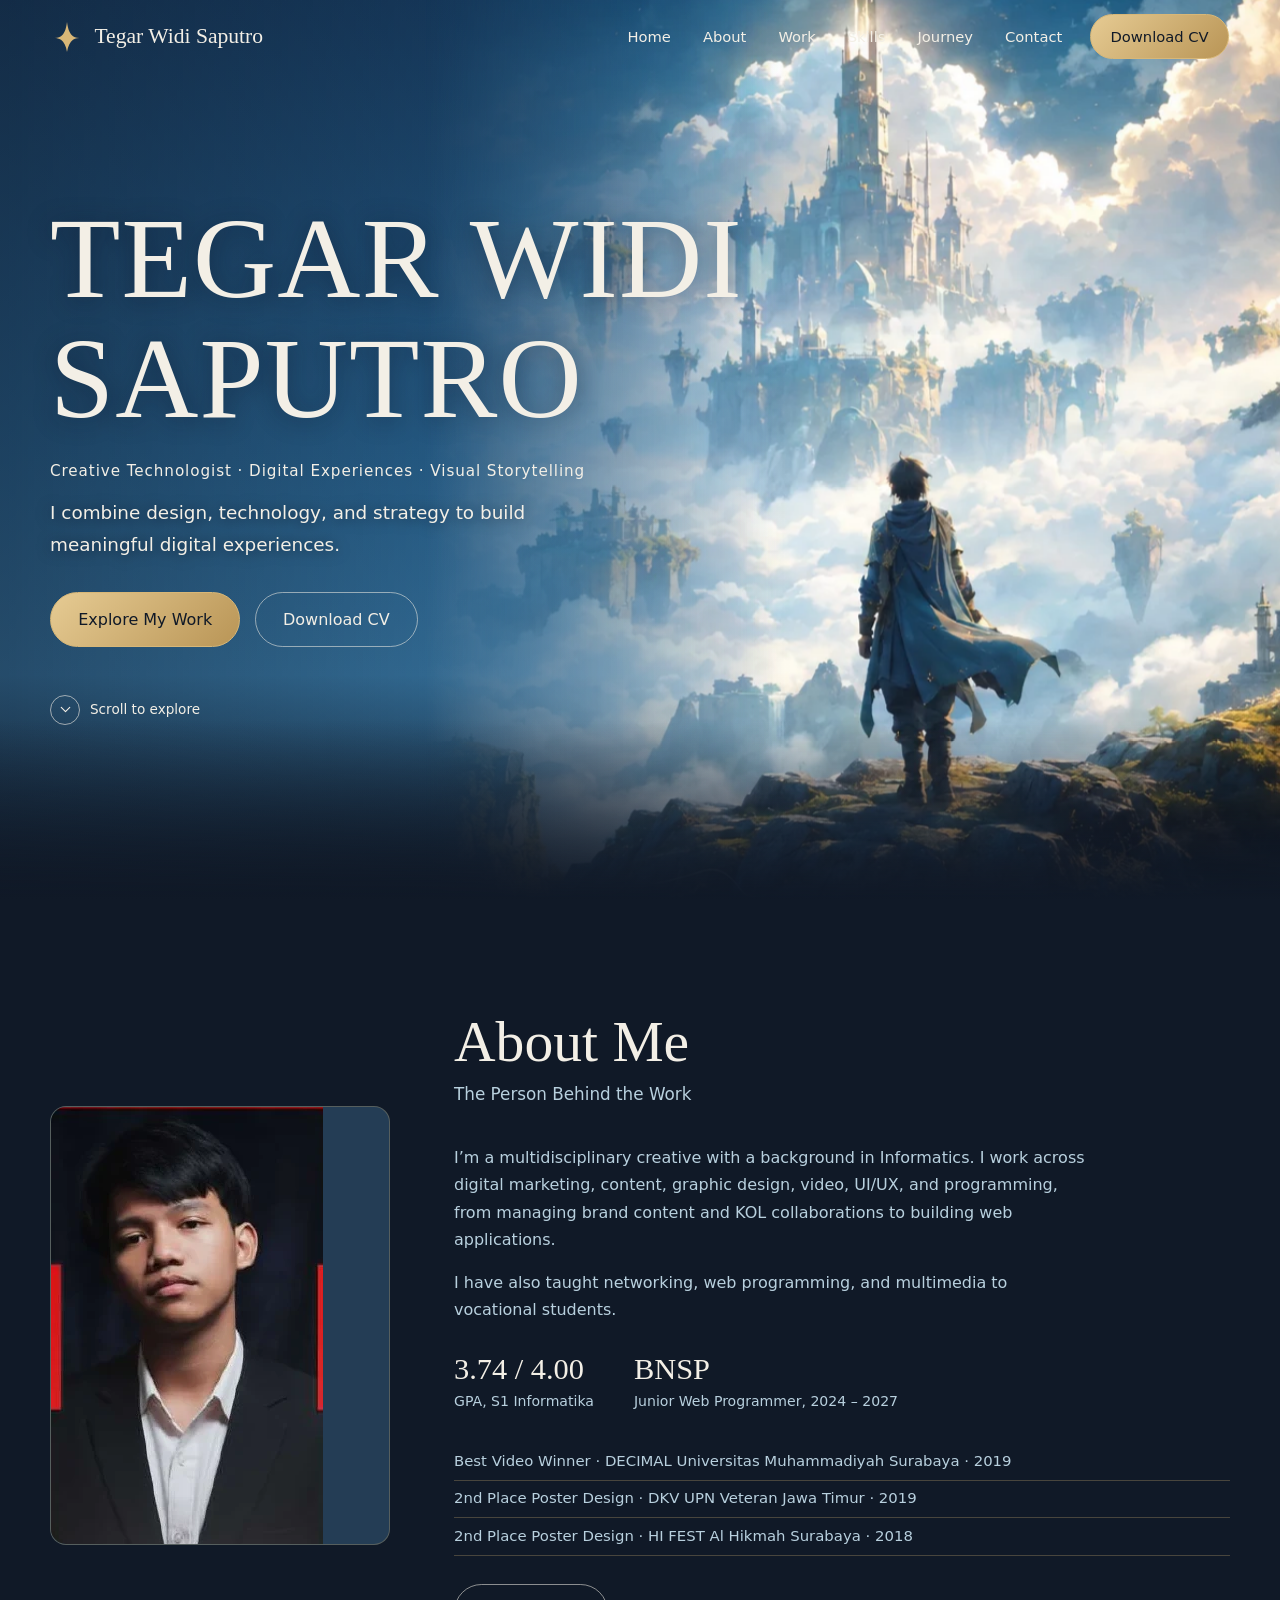
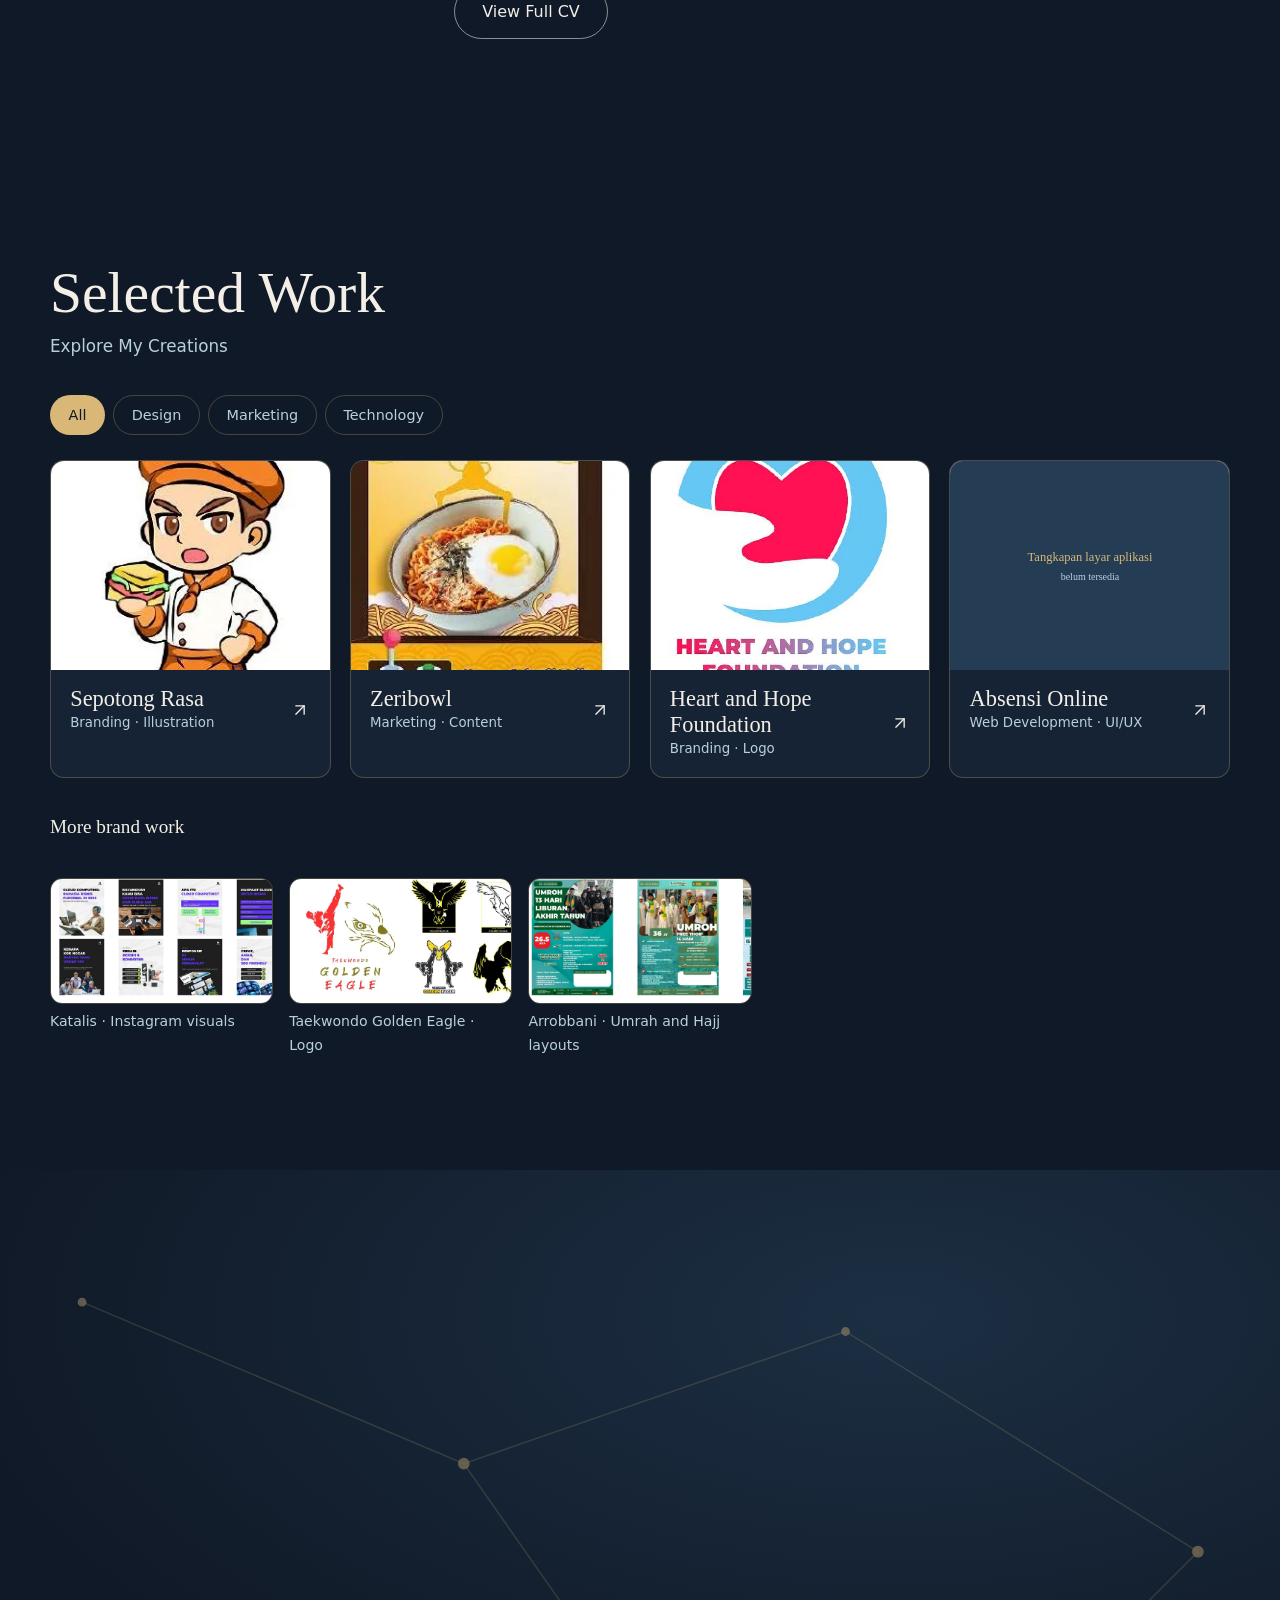
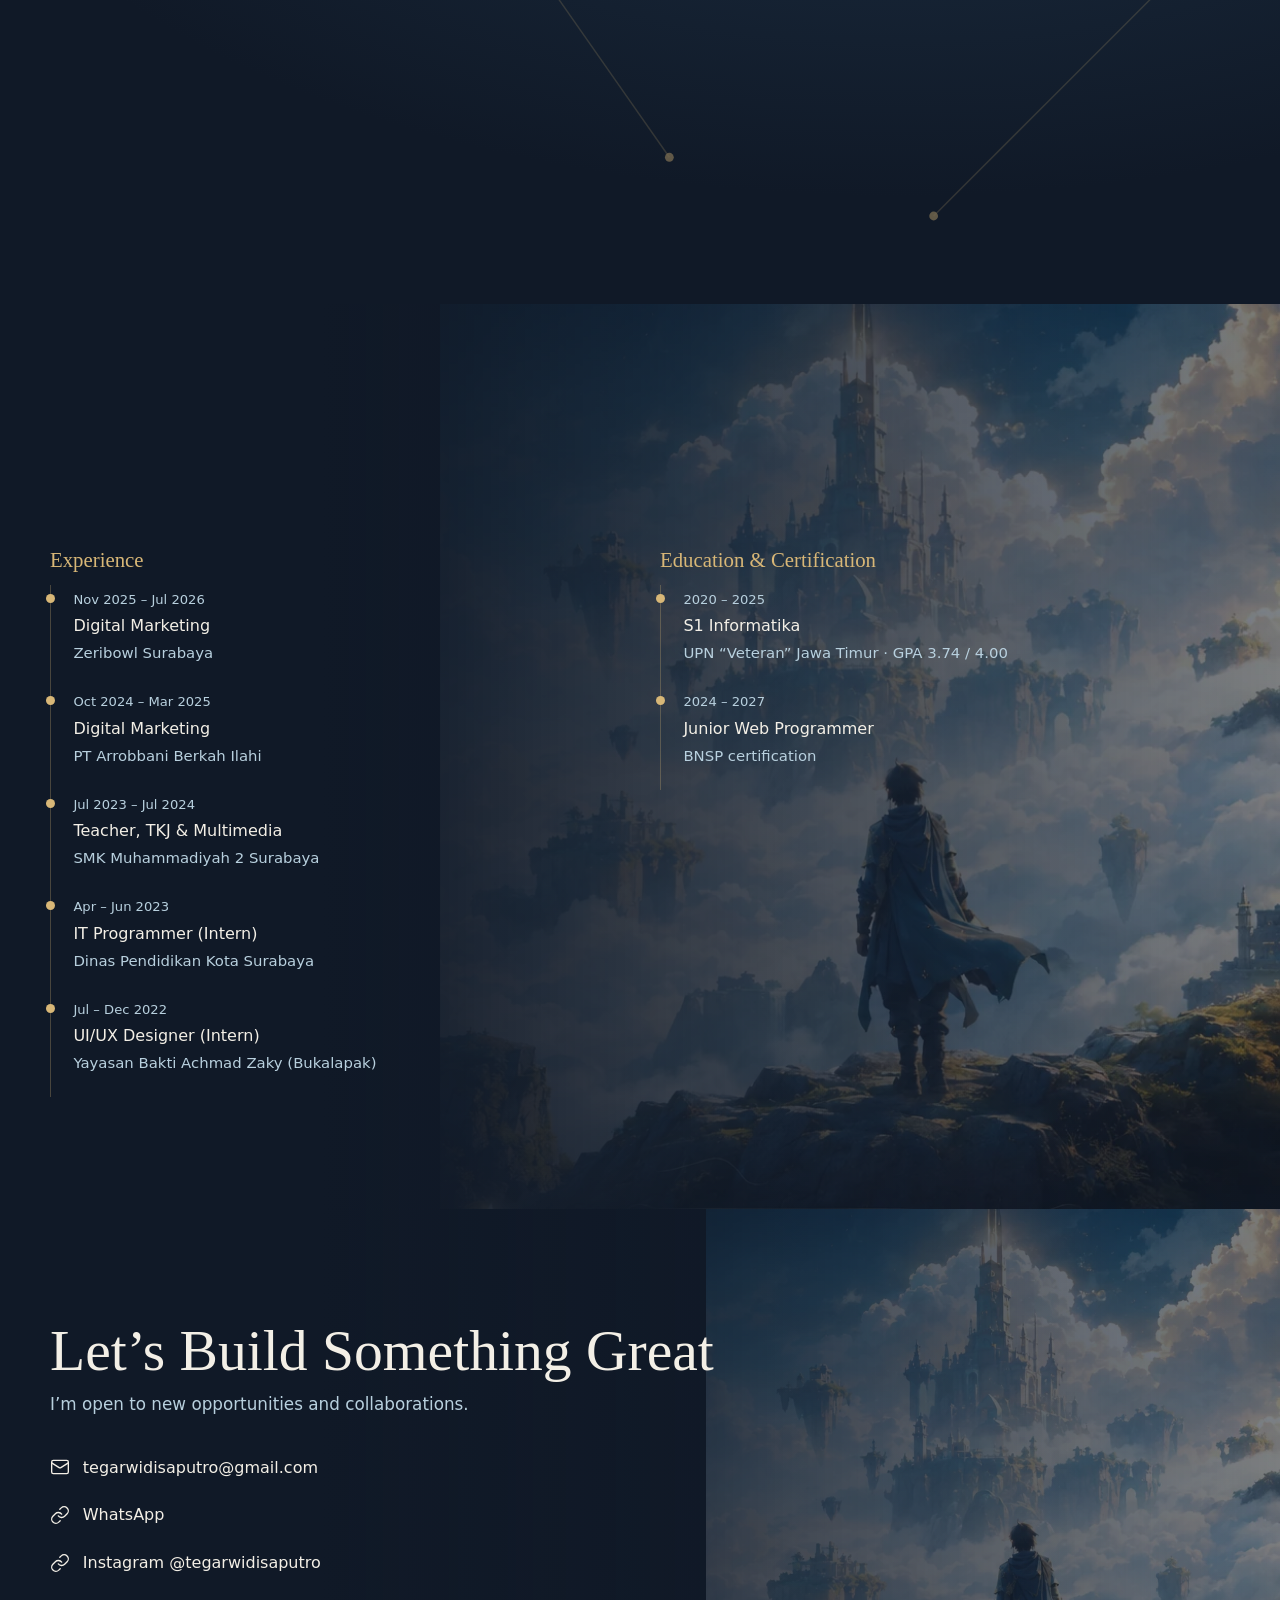
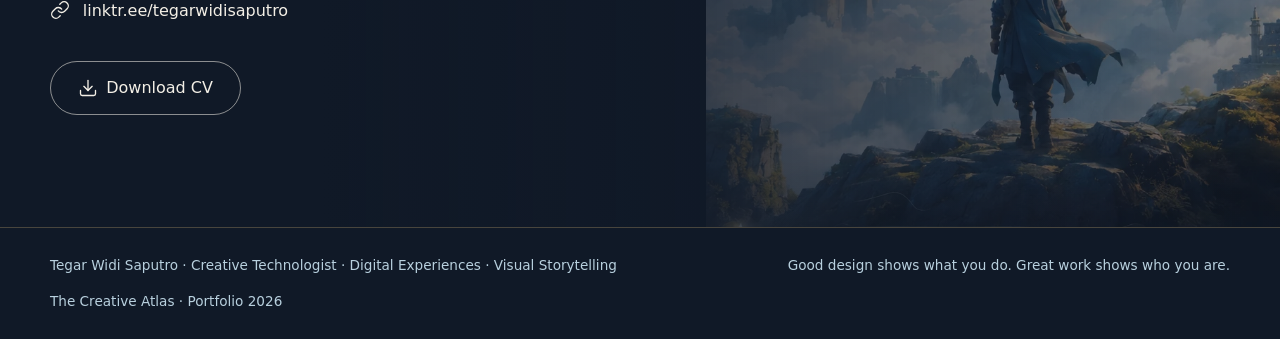
<file: portfolio/index.html>
<!DOCTYPE html><html lang="en"><head><meta charset="utf-8"><meta name="viewport" content="width=device-width,initial-scale=1,viewport-fit=cover"><title>Tegar Widi Saputro | Creative Technologist</title><meta name="description" content="Portfolio of Tegar Widi Saputro: design, digital marketing, UI/UX, and web development."><meta property="og:title" content="Tegar Widi Saputro | Creative Technologist"><meta property="og:description" content="Portfolio of Tegar Widi Saputro: design, digital marketing, UI/UX, and web development."><meta property="og:type" content="website"><meta name="theme-color" content="#101927"><link rel="icon" href="data:,"><link rel="stylesheet" href="styles/styles.css"><script>document.documentElement.className+=" js"</script></head><body><a class="skip" href="#main">Skip to content</a>
<header class="nav"><a class="brand" href="index.html"><svg viewBox="0 0 32 32" aria-hidden="true"><path fill="currentColor" d="M16 1c1 8 3 12 6 14.2 2.6 1.6 5 1.8 9 1.8-4 0-6.4.2-9 1.8C19 21 17 25 16 31c-1-6-3-10-6-12.2C7.4 17 5 16.800 1 17c4 0 6.4-.2 9-1.8C13 13 15 9 16 1z"/></svg>Tegar Widi Saputro</a><button class="menu-btn" aria-expanded="false" aria-controls="lk">Menu</button><nav class="links" id="lk" aria-label="Main"><a href="index.html#top">Home</a><a href="index.html#about">About</a><a href="index.html#work">Work</a><a href="index.html#skills">Skills</a><a href="index.html#journey">Journey</a><a href="index.html#contact">Contact</a><a class="btn p" href="assets/documents/cv-tegar-widi-saputro.pdf" download>Download CV</a></nav></header>
<main id="main"><div class="hero" id="top"><img class="hero-img" src="assets/images/hero.webp" width="816" height="879" alt="Illustrated fantasy landscape: a traveler on a cliff looking at a castle among floating islands and clouds"><div class="w"><h1 aria-label="Tegar Widi Saputro"><span style="animation-delay:0.10s">Tegar</span> <span style="animation-delay:0.18s">Widi</span> <span style="animation-delay:0.26s">Saputro</span> </h1>
<p class="sub">Creative Technologist · Digital Experiences · Visual Storytelling</p><p class="t">I combine design, technology, and strategy to build meaningful digital experiences.</p>
<div class="cta"><a class="btn p" href="#work">Explore My Work</a><a class="btn g" href="assets/documents/cv-tegar-widi-saputro.pdf" download>Download CV</a></div><a class="scroll" href="#about"><i><svg class="ic" viewBox="0 0 24 24" aria-hidden="true"><path d="m6 9 6 6 6-6"/></svg></i>Scroll to explore</a></div></div>
<section id="about"><div class="w about"><figure class="rv"><img src="assets/images/portrait.webp" width="272" height="437" alt="Portrait of Tegar Widi Saputro in a dark blazer" loading="lazy"></figure><div class="rv"><h2 class="h2">About Me</h2><p class="kick">The Person Behind the Work</p>
<p>I’m a multidisciplinary creative with a background in Informatics. I work across digital marketing, content, graphic design, video, UI/UX, and programming, from managing brand content and KOL collaborations to building web applications.</p><p>I have also taught networking, web programming, and multimedia to vocational students.</p>
<ul class="stats"><li><b>3.74 / 4.00</b><span>GPA, S1 Informatika</span></li><li><b>BNSP</b><span>Junior Web Programmer, 2024 – 2027</span></li></ul>
<ul class="ach" aria-label="Achievements"><li>Best Video Winner · DECIMAL Universitas Muhammadiyah Surabaya · 2019</li><li>2nd Place Poster Design · DKV UPN Veteran Jawa Timur · 2019</li><li>2nd Place Poster Design · HI FEST Al Hikmah Surabaya · 2018</li></ul>
<a class="btn g" href="assets/documents/cv-tegar-widi-saputro.pdf" download>View Full CV</a></div></div></section>
<section id="work"><div class="w"><h2 class="h2 rv">Selected Work</h2><p class="kick rv">Explore My Creations</p>
<div class="filters rv" role="group" aria-label="Filter work"><button data-filter="all" aria-pressed="true">All</button><button data-filter="design" aria-pressed="false">Design</button><button data-filter="marketing" aria-pressed="false">Marketing</button><button data-filter="technology" aria-pressed="false">Technology</button></div>
<div class="grid"><article class="card rv" data-cat="design"><img src="assets/images/th-sepotong-rasa.webp" alt="Sepotong Rasa project thumbnail" loading="lazy"><div class="cb"><div><h3><a href="projects/sepotong-rasa.html">Sepotong Rasa</a></h3><small>Branding · Illustration</small></div><svg class="ic" viewBox="0 0 24 24" aria-hidden="true"><path d="M7 17 17 7"/><path d="M7 7h10v10"/></svg></div></article><article class="card rv" data-cat="marketing"><img src="assets/images/th-zeribowl.webp" alt="Zeribowl project thumbnail" loading="lazy"><div class="cb"><div><h3><a href="projects/zeribowl.html">Zeribowl</a></h3><small>Marketing · Content</small></div><svg class="ic" viewBox="0 0 24 24" aria-hidden="true"><path d="M7 17 17 7"/><path d="M7 7h10v10"/></svg></div></article><article class="card rv" data-cat="design"><img src="assets/images/th-heart-and-hope.webp" alt="Heart and Hope Foundation project thumbnail" loading="lazy"><div class="cb"><div><h3><a href="projects/heart-and-hope.html">Heart and Hope Foundation</a></h3><small>Branding · Logo</small></div><svg class="ic" viewBox="0 0 24 24" aria-hidden="true"><path d="M7 17 17 7"/><path d="M7 7h10v10"/></svg></div></article><article class="card rv" data-cat="technology"><img src="assets/images/no-screenshot.svg" alt="Absensi Online project thumbnail" loading="lazy"><div class="cb"><div><h3><a href="projects/website-absensi.html">Absensi Online</a></h3><small>Web Development · UI/UX</small></div><svg class="ic" viewBox="0 0 24 24" aria-hidden="true"><path d="M7 17 17 7"/><path d="M7 7h10v10"/></svg></div></article></div><h3 class="lbl rv">More brand work</h3><div class="more"><figure class="rv"><img src="assets/images/katalis.webp" alt="Instagram visuals for the software house Katalis" loading="lazy"><figcaption>Katalis · Instagram visuals</figcaption></figure><figure class="rv"><img src="assets/images/golden-eagle-logo.webp" alt="Logo variants for Taekwondo Golden Eagle" loading="lazy"><figcaption>Taekwondo Golden Eagle · Logo</figcaption></figure><figure class="rv"><img src="assets/images/arrobbani.webp" alt="Promotional layouts for Umrah and Hajj packages" loading="lazy"><figcaption>Arrobbani · Umrah and Hajj layouts</figcaption></figure></div></div></section>
<section class="skills" id="skills"><svg class="cs" viewBox="0 0 1000 500" preserveAspectRatio="xMidYMid slice" aria-hidden="true"><g><line x1="120" y1="90" x2="380" y2="200"/><line x1="380" y1="200" x2="640" y2="110"/><line x1="640" y1="110" x2="880" y2="260"/><line x1="380" y1="200" x2="520" y2="400"/><line x1="880" y1="260" x2="700" y2="440"/></g><circle cx="120" cy="90" r="3"/><circle cx="380" cy="200" r="4"/><circle cx="640" cy="110" r="3"/><circle cx="880" cy="260" r="4"/><circle cx="520" cy="400" r="3"/><circle cx="700" cy="440" r="3"/></svg><div class="w"><h2 class="h2 rv">Skill Constellation</h2><p class="kick rv">What I Bring</p><div class="sg"><div class="sk rv"><svg class="ic" viewBox="0 0 24 24" aria-hidden="true"><path d="m12 19 7-7 3 3-7 7-3-3z"/><path d="m18 13-1.5-7.5L2 2l3.5 14.5L13 18l5-5z"/><path d="m2 2 7.586 7.586"/><circle cx="11" cy="11" r="2"/></svg><h3>Visual Design &amp; Branding</h3><p>Logo · Illustration · Brand identity</p></div><div class="sk rv"><svg class="ic" viewBox="0 0 24 24" aria-hidden="true"><path d="m3 11 18-5v12L3 14v-3z"/><path d="M11.6 16.8a3 3 0 1 1-5.8-1.6"/></svg><h3>Digital Marketing &amp; Content</h3><p>Campaign · Social media · Video · KOL</p></div><div class="sk rv"><svg class="ic" viewBox="0 0 24 24" aria-hidden="true"><rect width="7" height="9" x="3" y="3" rx="1"/><rect width="7" height="5" x="14" y="3" rx="1"/><rect width="7" height="9" x="14" y="12" rx="1"/><rect width="7" height="5" x="3" y="16" rx="1"/></svg><h3>UI/UX &amp; Digital Product</h3><p>Interface design · Figma</p></div><div class="sk rv"><svg class="ic" viewBox="0 0 24 24" aria-hidden="true"><polyline points="16 18 22 12 16 6"/><polyline points="8 6 2 12 8 18"/></svg><h3>Programming &amp; IT</h3><p>HTML · CSS · JavaScript · PHP · Python</p></div></div><h3 class="lbl rv">Tools I Use</h3><div class="tools rv"><div class="tool"><b>Fg</b>Figma</div><div class="tool"><b>Ps</b>Photoshop</div><div class="tool"><b>Ai</b>Illustrator</div><div class="tool"><b>Cv</b>Canva</div><div class="tool"><b>Cc</b>CapCut</div></div></div></section>
<section class="art" id="journey"><div class="w"><h2 class="h2 rv">The Path So Far</h2><p class="kick rv">Experience, education, and certification</p><div class="tl"><div class="rv"><h3>Experience</h3><ol><li><time>Nov 2025 – Jul 2026</time><strong>Digital Marketing</strong><span>Zeribowl Surabaya</span></li><li><time>Oct 2024 – Mar 2025</time><strong>Digital Marketing</strong><span>PT Arrobbani Berkah Ilahi</span></li><li><time>Jul 2023 – Jul 2024</time><strong>Teacher, TKJ &amp; Multimedia</strong><span>SMK Muhammadiyah 2 Surabaya</span></li><li><time>Apr – Jun 2023</time><strong>IT Programmer (Intern)</strong><span>Dinas Pendidikan Kota Surabaya</span></li><li><time>Jul – Dec 2022</time><strong>UI/UX Designer (Intern)</strong><span>Yayasan Bakti Achmad Zaky (Bukalapak)</span></li></ol></div><div class="rv"><h3>Education &amp; Certification</h3><ol><li><time>2020 – 2025</time><strong>S1 Informatika</strong><span>UPN “Veteran” Jawa Timur · GPA 3.74 / 4.00</span></li><li><time>2024 – 2027</time><strong>Junior Web Programmer</strong><span>BNSP certification</span></li></ol></div></div></div></section>
<section class="art" id="contact"><div class="w"><h2 class="h2 rv">Let’s Build Something Great</h2><p class="kick rv">I’m open to new opportunities and collaborations.</p>
<ul class="ct rv"><li><a href="mailto:tegarwidisaputro@gmail.com"><svg class="ic" viewBox="0 0 24 24" aria-hidden="true"><rect width="20" height="16" x="2" y="4" rx="2"/><path d="m22 7-8.97 5.7a1.94 1.94 0 0 1-2.06 0L2 7"/></svg>tegarwidisaputro@gmail.com</a></li><li><a href="https://wa.me/6281232378157"><svg class="ic" viewBox="0 0 24 24" aria-hidden="true"><path d="M10 13a5 5 0 0 0 7.54.54l3-3a5 5 0 0 0-7.07-7.07l-1.72 1.71"/><path d="M14 11a5 5 0 0 0-7.54-.54l-3 3a5 5 0 0 0 7.07 7.07l1.71-1.71"/></svg>WhatsApp</a></li><li><a href="https://instagram.com/tegarwidisaputro"><svg class="ic" viewBox="0 0 24 24" aria-hidden="true"><path d="M10 13a5 5 0 0 0 7.54.54l3-3a5 5 0 0 0-7.07-7.07l-1.72 1.71"/><path d="M14 11a5 5 0 0 0-7.54-.54l-3 3a5 5 0 0 0 7.07 7.07l1.71-1.71"/></svg>Instagram @tegarwidisaputro</a></li><li><a href="https://linktr.ee/tegarwidisaputro"><svg class="ic" viewBox="0 0 24 24" aria-hidden="true"><path d="M10 13a5 5 0 0 0 7.54.54l3-3a5 5 0 0 0-7.07-7.07l-1.72 1.71"/><path d="M14 11a5 5 0 0 0-7.54-.54l-3 3a5 5 0 0 0 7.07 7.07l1.71-1.71"/></svg>linktr.ee/tegarwidisaputro</a></li></ul>
<a class="btn g rv" href="assets/documents/cv-tegar-widi-saputro.pdf" download><svg class="ic" viewBox="0 0 24 24" aria-hidden="true"><path d="M21 15v4a2 2 0 0 1-2 2H5a2 2 0 0 1-2-2v-4"/><polyline points="7 10 12 15 17 10"/><line x1="12" x2="12" y1="15" y2="3"/></svg>Download CV</a></div></section></main><footer><div class="w"><span>Tegar Widi Saputro · Creative Technologist · Digital Experiences · Visual Storytelling</span><span>Good design shows what you do. Great work shows who you are.</span><span>The Creative Atlas · Portfolio 2026</span></div></footer><script src="scripts/script.js"></script></body></html>
</file>
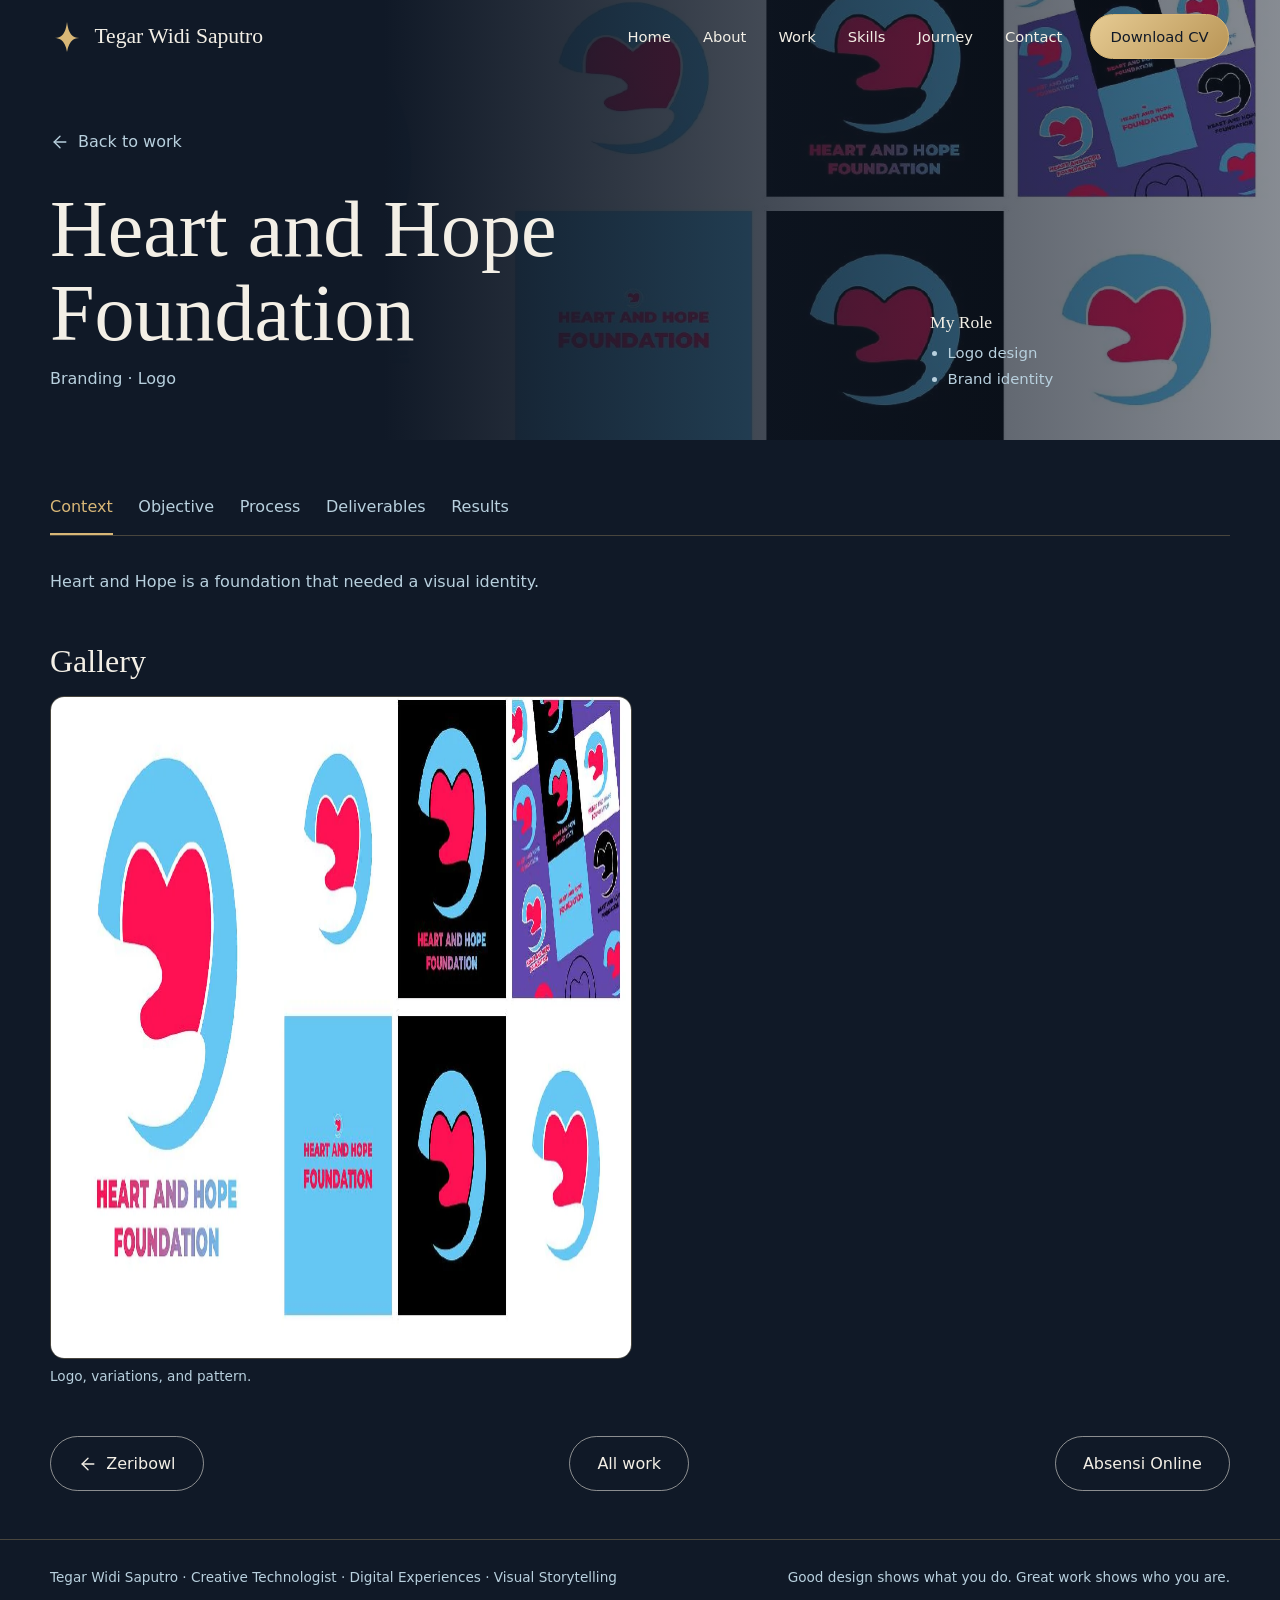
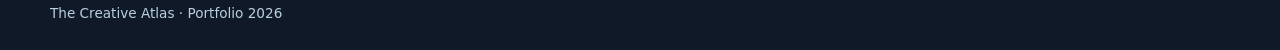
<file: portfolio/projects/heart-and-hope.html>
<!DOCTYPE html><html lang="en"><head><meta charset="utf-8"><meta name="viewport" content="width=device-width,initial-scale=1,viewport-fit=cover"><title>Heart and Hope Foundation | Tegar Widi Saputro</title><meta name="description" content="Branding · Logo project by Tegar Widi Saputro."><meta property="og:title" content="Heart and Hope Foundation | Tegar Widi Saputro"><meta property="og:description" content="Branding · Logo project by Tegar Widi Saputro."><meta property="og:type" content="website"><meta name="theme-color" content="#101927"><link rel="icon" href="data:,"><link rel="stylesheet" href="../styles/styles.css"><script>document.documentElement.className+=" js"</script></head><body><a class="skip" href="#main">Skip to content</a>
<header class="nav"><a class="brand" href="../index.html"><svg viewBox="0 0 32 32" aria-hidden="true"><path fill="currentColor" d="M16 1c1 8 3 12 6 14.2 2.6 1.6 5 1.8 9 1.8-4 0-6.4.2-9 1.8C19 21 17 25 16 31c-1-6-3-10-6-12.2C7.4 17 5 16.800 1 17c4 0 6.4-.2 9-1.8C13 13 15 9 16 1z"/></svg>Tegar Widi Saputro</a><button class="menu-btn" aria-expanded="false" aria-controls="lk">Menu</button><nav class="links" id="lk" aria-label="Main"><a href="../index.html#top">Home</a><a href="../index.html#about">About</a><a href="../index.html#work">Work</a><a href="../index.html#skills">Skills</a><a href="../index.html#journey">Journey</a><a href="../index.html#contact">Contact</a><a class="btn p" href="../assets/documents/cv-tegar-widi-saputro.pdf" download>Download CV</a></nav></header><main id="main"><div class="pb" style="--bi:url(../assets/images/heart-and-hope.webp)"><div class="w"><div><a class="back" href="../index.html#work"><svg class="ic" viewBox="0 0 24 24" aria-hidden="true"><path d="m12 19-7-7 7-7"/><path d="M19 12H5"/></svg>Back to work</a><h1>Heart and Hope Foundation</h1><p>Branding · Logo</p></div><div class="role"><h2>My Role</h2><ul><li>Logo design</li><li>Brand identity</li></ul></div></div></div>
<div class="w" style="padding:2.5rem 0 0"><div class="tabs-wrap"><div class="tabs" role="tablist" aria-label="Case study sections"><button role="tab" id="t0" aria-controls="p0" aria-selected="false" tabindex="-1">Context</button><button role="tab" id="t1" aria-controls="p1" aria-selected="false" tabindex="-1">Objective</button><button role="tab" id="t2" aria-controls="p2" aria-selected="false" tabindex="-1">Process</button><button role="tab" id="t3" aria-controls="p3" aria-selected="false" tabindex="-1">Deliverables</button><button role="tab" id="t4" aria-controls="p4" aria-selected="false" tabindex="-1">Results</button></div><div class="tp" role="tabpanel" id="p0" aria-labelledby="t0"><h3 class="nojs-h">Context</h3><p>Heart and Hope is a foundation that needed a visual identity.</p></div><div class="tp" role="tabpanel" id="p1" aria-labelledby="t1"><h3 class="nojs-h">Objective</h3><p>Build the visual identity for the Heart and Hope Foundation.</p></div><div class="tp" role="tabpanel" id="p2" aria-labelledby="t2"><h3 class="nojs-h">Process</h3>Visual decisions visible in the final artwork:<ul><li>A pink-red heart set inside a light-blue circle forms the mark.</li><li>A wordmark with a pink-to-blue gradient connects the two colours of the mark.</li><li>The identity is shown on light, black, blue, and patterned backgrounds to test flexibility.</li></ul></div><div class="tp" role="tabpanel" id="p3" aria-labelledby="t3"><h3 class="nojs-h">Deliverables</h3><ul><li>Logo mark and wordmark in several colour variations.</li><li>Application examples: square brand tiles and a repeating pattern.</li></ul></div><div class="tp" role="tabpanel" id="p4" aria-labelledby="t4"><h3 class="nojs-h">Results</h3><p>No outcome data has been recorded for this project.</p></div></div><h2 style="font:500 2rem var(--serif);margin-top:3rem">Gallery</h2><div class="gal"><figure><img src="../assets/images/heart-and-hope.webp" alt="Heart and Hope Foundation logo, variations, and pattern" width="1615" height="663" loading="lazy"><figcaption>Logo, variations, and pattern.</figcaption></figure></div>
<div class="pn"><a class="btn g" href="zeribowl.html"><svg class="ic" viewBox="0 0 24 24" aria-hidden="true"><path d="m12 19-7-7 7-7"/><path d="M19 12H5"/></svg>Zeribowl</a><a class="btn g" href="../index.html#work">All work</a><a class="btn g" href="website-absensi.html">Absensi Online</a></div></div></main><footer><div class="w"><span>Tegar Widi Saputro · Creative Technologist · Digital Experiences · Visual Storytelling</span><span>Good design shows what you do. Great work shows who you are.</span><span>The Creative Atlas · Portfolio 2026</span></div></footer><script src="../scripts/script.js"></script></body></html>
</file>
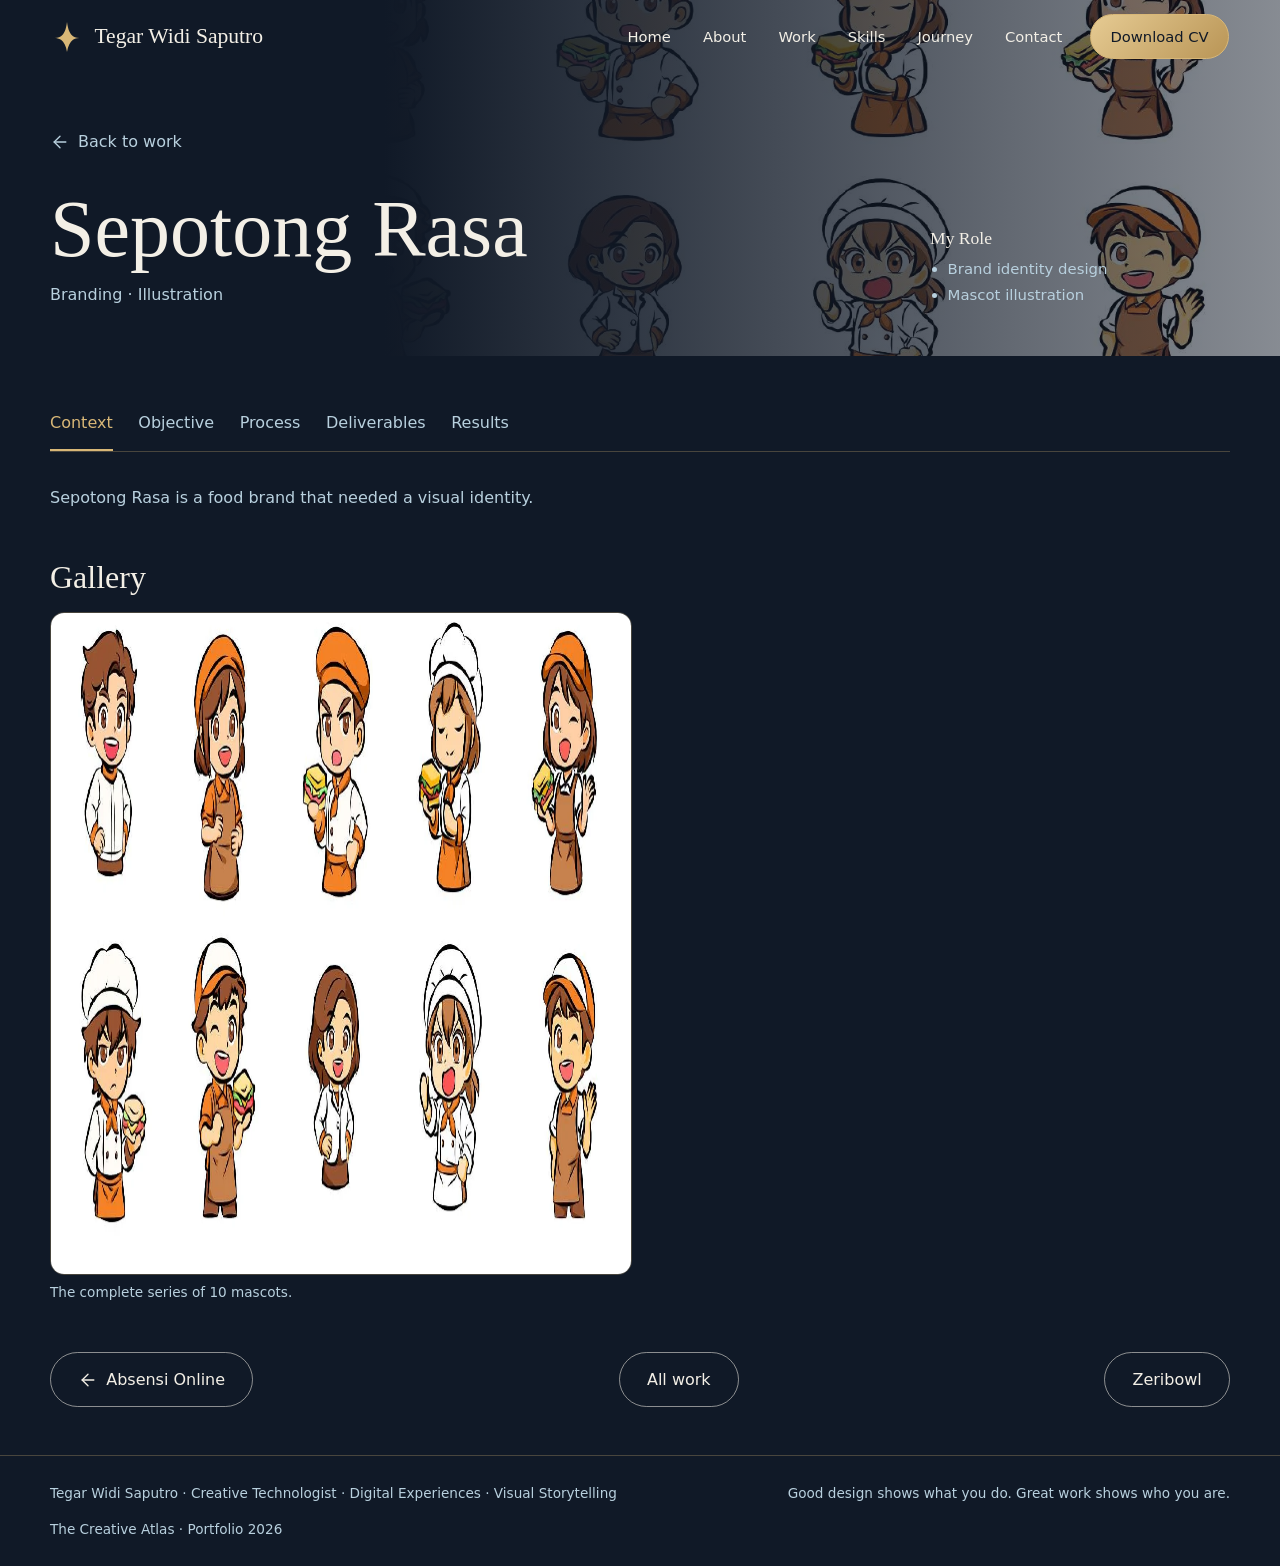
<file: portfolio/projects/sepotong-rasa.html>
<!DOCTYPE html><html lang="en"><head><meta charset="utf-8"><meta name="viewport" content="width=device-width,initial-scale=1,viewport-fit=cover"><title>Sepotong Rasa | Tegar Widi Saputro</title><meta name="description" content="Branding · Illustration project by Tegar Widi Saputro."><meta property="og:title" content="Sepotong Rasa | Tegar Widi Saputro"><meta property="og:description" content="Branding · Illustration project by Tegar Widi Saputro."><meta property="og:type" content="website"><meta name="theme-color" content="#101927"><link rel="icon" href="data:,"><link rel="stylesheet" href="../styles/styles.css"><script>document.documentElement.className+=" js"</script></head><body><a class="skip" href="#main">Skip to content</a>
<header class="nav"><a class="brand" href="../index.html"><svg viewBox="0 0 32 32" aria-hidden="true"><path fill="currentColor" d="M16 1c1 8 3 12 6 14.2 2.6 1.6 5 1.8 9 1.8-4 0-6.4.2-9 1.8C19 21 17 25 16 31c-1-6-3-10-6-12.2C7.4 17 5 16.800 1 17c4 0 6.4-.2 9-1.8C13 13 15 9 16 1z"/></svg>Tegar Widi Saputro</a><button class="menu-btn" aria-expanded="false" aria-controls="lk">Menu</button><nav class="links" id="lk" aria-label="Main"><a href="../index.html#top">Home</a><a href="../index.html#about">About</a><a href="../index.html#work">Work</a><a href="../index.html#skills">Skills</a><a href="../index.html#journey">Journey</a><a href="../index.html#contact">Contact</a><a class="btn p" href="../assets/documents/cv-tegar-widi-saputro.pdf" download>Download CV</a></nav></header><main id="main"><div class="pb" style="--bi:url(../assets/images/sepotong-rasa.webp)"><div class="w"><div><a class="back" href="../index.html#work"><svg class="ic" viewBox="0 0 24 24" aria-hidden="true"><path d="m12 19-7-7 7-7"/><path d="M19 12H5"/></svg>Back to work</a><h1>Sepotong Rasa</h1><p>Branding · Illustration</p></div><div class="role"><h2>My Role</h2><ul><li>Brand identity design</li><li>Mascot illustration</li></ul></div></div></div>
<div class="w" style="padding:2.5rem 0 0"><div class="tabs-wrap"><div class="tabs" role="tablist" aria-label="Case study sections"><button role="tab" id="t0" aria-controls="p0" aria-selected="false" tabindex="-1">Context</button><button role="tab" id="t1" aria-controls="p1" aria-selected="false" tabindex="-1">Objective</button><button role="tab" id="t2" aria-controls="p2" aria-selected="false" tabindex="-1">Process</button><button role="tab" id="t3" aria-controls="p3" aria-selected="false" tabindex="-1">Deliverables</button><button role="tab" id="t4" aria-controls="p4" aria-selected="false" tabindex="-1">Results</button></div><div class="tp" role="tabpanel" id="p0" aria-labelledby="t0"><h3 class="nojs-h">Context</h3><p>Sepotong Rasa is a food brand that needed a visual identity.</p></div><div class="tp" role="tabpanel" id="p1" aria-labelledby="t1"><h3 class="nojs-h">Objective</h3><p>Build the brand’s visual identity, centred on a set of mascot characters that carry its signature sandwich.</p></div><div class="tp" role="tabpanel" id="p2" aria-labelledby="t2"><h3 class="nojs-h">Process</h3>Visual decisions visible in the final artwork:<ul><li>A consistent orange and brown palette across every character, echoing bread and warm food.</li><li>Chef and barista uniforms with hats, aprons, and orange neckerchiefs as a repeating brand cue.</li><li>Ten male and female variations with different expressions and poses: smiling, winking, waving, serious, and holding a sandwich.</li><li>Bold black outlines in a comic style so the characters stay legible at small sizes.</li></ul></div><div class="tp" role="tabpanel" id="p3" aria-labelledby="t3"><h3 class="nojs-h">Deliverables</h3><ul><li>A series of 10 mascot illustrations.</li></ul></div><div class="tp" role="tabpanel" id="p4" aria-labelledby="t4"><h3 class="nojs-h">Results</h3><p>No outcome data has been recorded for this project.</p></div></div><h2 style="font:500 2rem var(--serif);margin-top:3rem">Gallery</h2><div class="gal"><figure><img src="../assets/images/sepotong-rasa.webp" alt="The complete Sepotong Rasa mascot series" width="1615" height="663" loading="lazy"><figcaption>The complete series of 10 mascots.</figcaption></figure></div>
<div class="pn"><a class="btn g" href="website-absensi.html"><svg class="ic" viewBox="0 0 24 24" aria-hidden="true"><path d="m12 19-7-7 7-7"/><path d="M19 12H5"/></svg>Absensi Online</a><a class="btn g" href="../index.html#work">All work</a><a class="btn g" href="zeribowl.html">Zeribowl</a></div></div></main><footer><div class="w"><span>Tegar Widi Saputro · Creative Technologist · Digital Experiences · Visual Storytelling</span><span>Good design shows what you do. Great work shows who you are.</span><span>The Creative Atlas · Portfolio 2026</span></div></footer><script src="../scripts/script.js"></script></body></html>
</file>
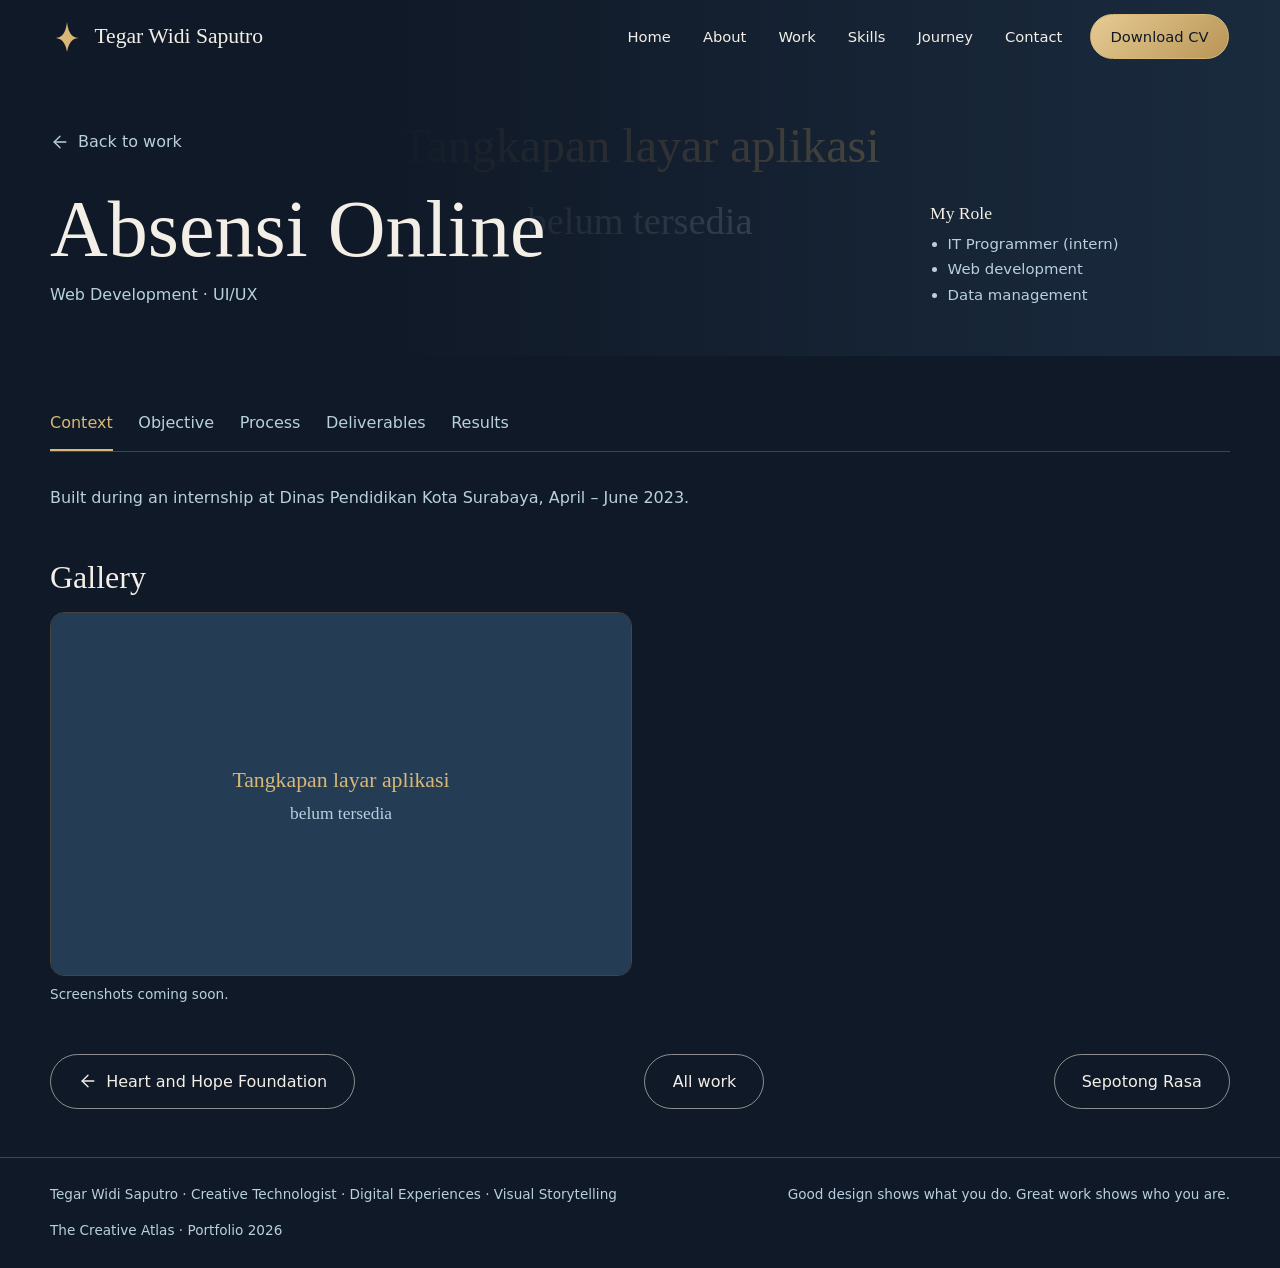
<file: portfolio/projects/website-absensi.html>
<!DOCTYPE html><html lang="en"><head><meta charset="utf-8"><meta name="viewport" content="width=device-width,initial-scale=1,viewport-fit=cover"><title>Absensi Online | Tegar Widi Saputro</title><meta name="description" content="Web Development · UI/UX project by Tegar Widi Saputro."><meta property="og:title" content="Absensi Online | Tegar Widi Saputro"><meta property="og:description" content="Web Development · UI/UX project by Tegar Widi Saputro."><meta property="og:type" content="website"><meta name="theme-color" content="#101927"><link rel="icon" href="data:,"><link rel="stylesheet" href="../styles/styles.css"><script>document.documentElement.className+=" js"</script></head><body><a class="skip" href="#main">Skip to content</a>
<header class="nav"><a class="brand" href="../index.html"><svg viewBox="0 0 32 32" aria-hidden="true"><path fill="currentColor" d="M16 1c1 8 3 12 6 14.2 2.6 1.6 5 1.8 9 1.8-4 0-6.4.2-9 1.8C19 21 17 25 16 31c-1-6-3-10-6-12.2C7.4 17 5 16.800 1 17c4 0 6.4-.2 9-1.8C13 13 15 9 16 1z"/></svg>Tegar Widi Saputro</a><button class="menu-btn" aria-expanded="false" aria-controls="lk">Menu</button><nav class="links" id="lk" aria-label="Main"><a href="../index.html#top">Home</a><a href="../index.html#about">About</a><a href="../index.html#work">Work</a><a href="../index.html#skills">Skills</a><a href="../index.html#journey">Journey</a><a href="../index.html#contact">Contact</a><a class="btn p" href="../assets/documents/cv-tegar-widi-saputro.pdf" download>Download CV</a></nav></header><main id="main"><div class="pb" style="--bi:url(../assets/images/no-screenshot.svg)"><div class="w"><div><a class="back" href="../index.html#work"><svg class="ic" viewBox="0 0 24 24" aria-hidden="true"><path d="m12 19-7-7 7-7"/><path d="M19 12H5"/></svg>Back to work</a><h1>Absensi Online</h1><p>Web Development · UI/UX</p></div><div class="role"><h2>My Role</h2><ul><li>IT Programmer (intern)</li><li>Web development</li><li>Data management</li></ul></div></div></div>
<div class="w" style="padding:2.5rem 0 0"><div class="tabs-wrap"><div class="tabs" role="tablist" aria-label="Case study sections"><button role="tab" id="t0" aria-controls="p0" aria-selected="false" tabindex="-1">Context</button><button role="tab" id="t1" aria-controls="p1" aria-selected="false" tabindex="-1">Objective</button><button role="tab" id="t2" aria-controls="p2" aria-selected="false" tabindex="-1">Process</button><button role="tab" id="t3" aria-controls="p3" aria-selected="false" tabindex="-1">Deliverables</button><button role="tab" id="t4" aria-controls="p4" aria-selected="false" tabindex="-1">Results</button></div><div class="tp" role="tabpanel" id="p0" aria-labelledby="t0"><h3 class="nojs-h">Context</h3><p>Built during an internship at Dinas Pendidikan Kota Surabaya, April – June 2023.</p></div><div class="tp" role="tabpanel" id="p1" aria-labelledby="t1"><h3 class="nojs-h">Objective</h3><p>Develop an online attendance web application for junior high schools across Surabaya.</p></div><div class="tp" role="tabpanel" id="p2" aria-labelledby="t2"><h3 class="nojs-h">Process</h3><p>Process documentation, the technology used, and application screenshots are not yet available in my portfolio, so they are not described here.</p></div><div class="tp" role="tabpanel" id="p3" aria-labelledby="t3"><h3 class="nojs-h">Deliverables</h3><ul><li>The Absensi Online website application.</li><li>Managed data for junior high schools across Surabaya.</li></ul></div><div class="tp" role="tabpanel" id="p4" aria-labelledby="t4"><h3 class="nojs-h">Results</h3><p>No outcome data has been recorded for this project.</p></div></div><h2 style="font:500 2rem var(--serif);margin-top:3rem">Gallery</h2><div class="gal"><figure><img src="../assets/images/no-screenshot.svg" alt="Application screenshots are not yet available" loading="lazy"><figcaption>Screenshots coming soon.</figcaption></figure></div>
<div class="pn"><a class="btn g" href="heart-and-hope.html"><svg class="ic" viewBox="0 0 24 24" aria-hidden="true"><path d="m12 19-7-7 7-7"/><path d="M19 12H5"/></svg>Heart and Hope Foundation</a><a class="btn g" href="../index.html#work">All work</a><a class="btn g" href="sepotong-rasa.html">Sepotong Rasa</a></div></div></main><footer><div class="w"><span>Tegar Widi Saputro · Creative Technologist · Digital Experiences · Visual Storytelling</span><span>Good design shows what you do. Great work shows who you are.</span><span>The Creative Atlas · Portfolio 2026</span></div></footer><script src="../scripts/script.js"></script></body></html>
</file>
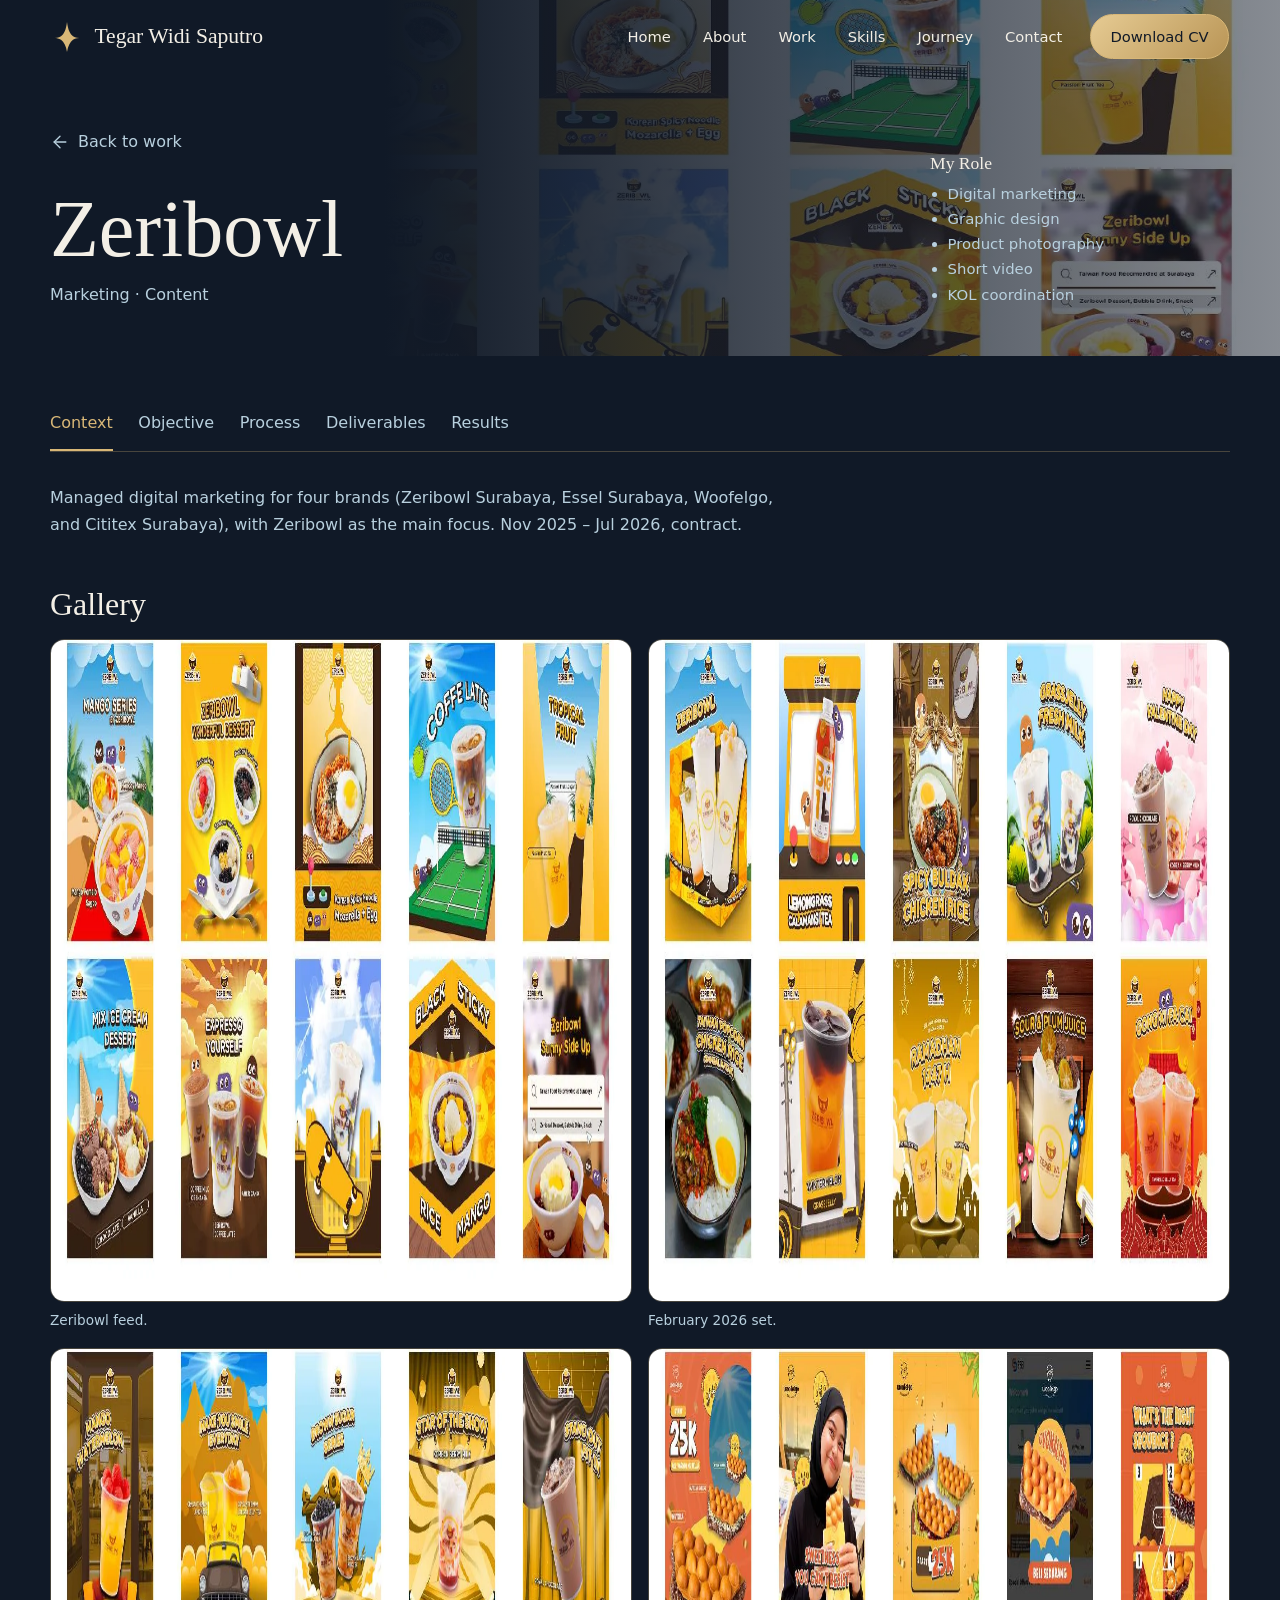
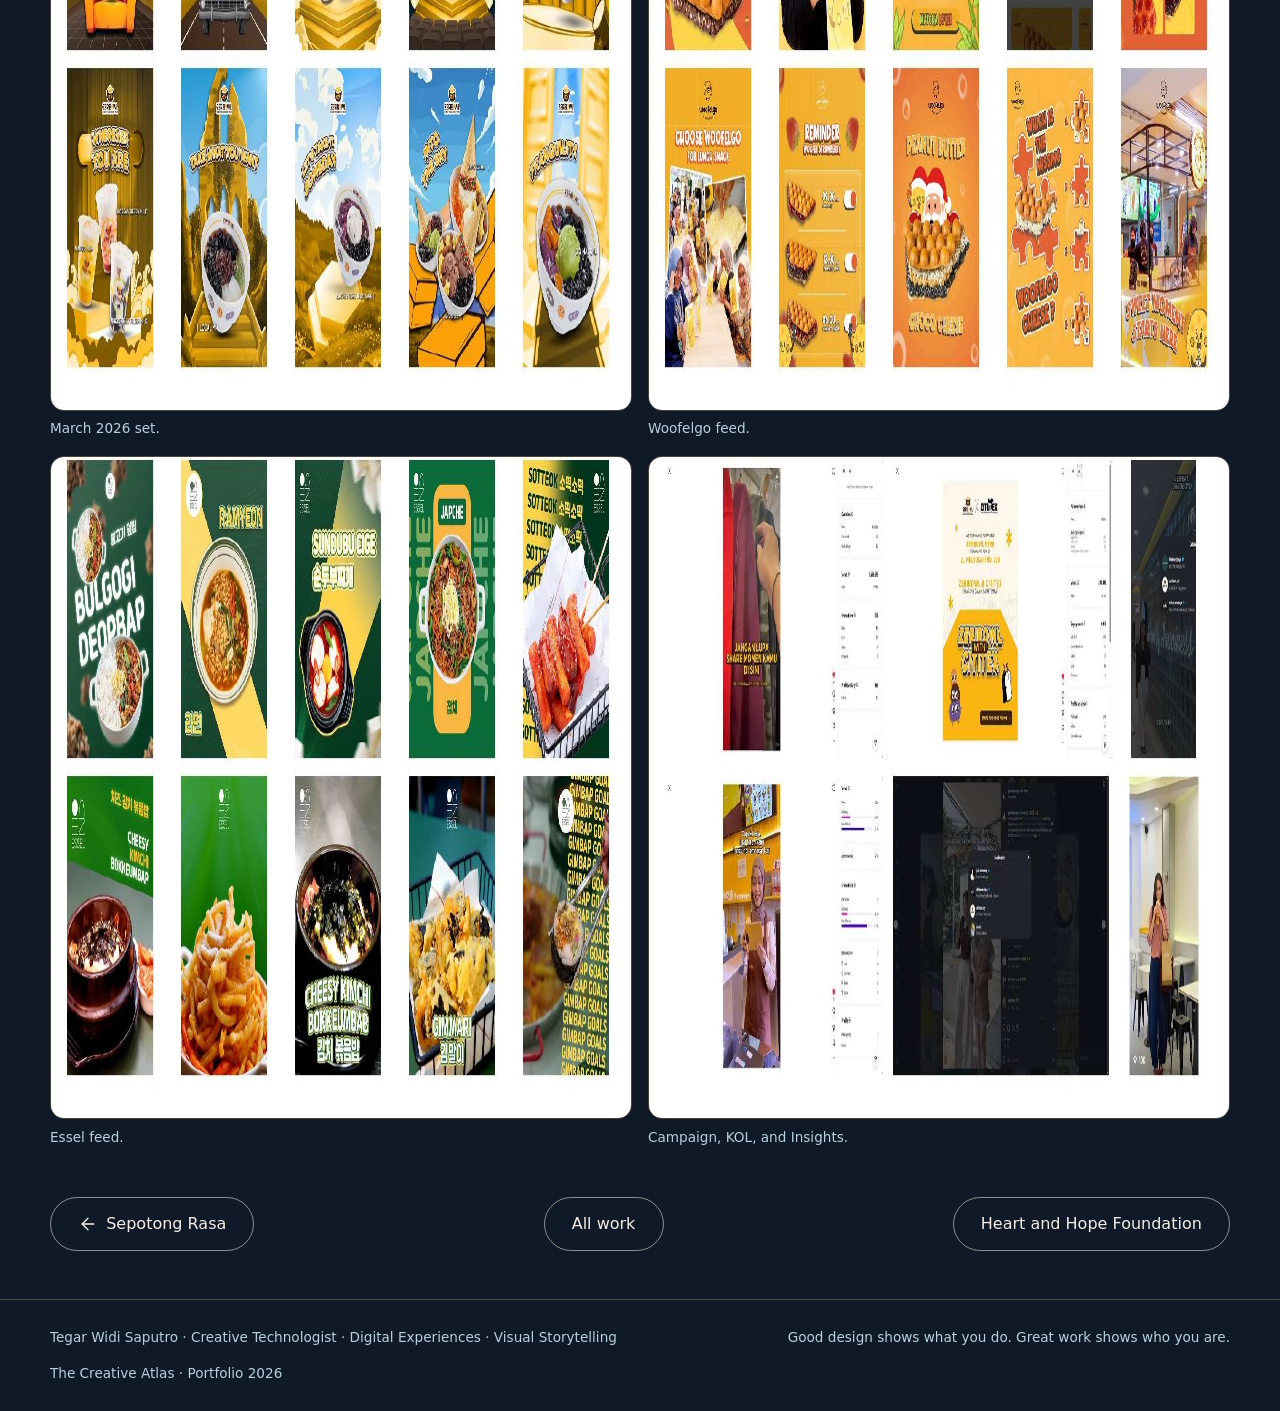
<file: portfolio/projects/zeribowl.html>
<!DOCTYPE html><html lang="en"><head><meta charset="utf-8"><meta name="viewport" content="width=device-width,initial-scale=1,viewport-fit=cover"><title>Zeribowl | Tegar Widi Saputro</title><meta name="description" content="Marketing · Content project by Tegar Widi Saputro."><meta property="og:title" content="Zeribowl | Tegar Widi Saputro"><meta property="og:description" content="Marketing · Content project by Tegar Widi Saputro."><meta property="og:type" content="website"><meta name="theme-color" content="#101927"><link rel="icon" href="data:,"><link rel="stylesheet" href="../styles/styles.css"><script>document.documentElement.className+=" js"</script></head><body><a class="skip" href="#main">Skip to content</a>
<header class="nav"><a class="brand" href="../index.html"><svg viewBox="0 0 32 32" aria-hidden="true"><path fill="currentColor" d="M16 1c1 8 3 12 6 14.2 2.6 1.6 5 1.8 9 1.8-4 0-6.4.2-9 1.8C19 21 17 25 16 31c-1-6-3-10-6-12.2C7.4 17 5 16.800 1 17c4 0 6.4-.2 9-1.8C13 13 15 9 16 1z"/></svg>Tegar Widi Saputro</a><button class="menu-btn" aria-expanded="false" aria-controls="lk">Menu</button><nav class="links" id="lk" aria-label="Main"><a href="../index.html#top">Home</a><a href="../index.html#about">About</a><a href="../index.html#work">Work</a><a href="../index.html#skills">Skills</a><a href="../index.html#journey">Journey</a><a href="../index.html#contact">Contact</a><a class="btn p" href="../assets/documents/cv-tegar-widi-saputro.pdf" download>Download CV</a></nav></header><main id="main"><div class="pb" style="--bi:url(../assets/images/zeribowl-brand.webp)"><div class="w"><div><a class="back" href="../index.html#work"><svg class="ic" viewBox="0 0 24 24" aria-hidden="true"><path d="m12 19-7-7 7-7"/><path d="M19 12H5"/></svg>Back to work</a><h1>Zeribowl</h1><p>Marketing · Content</p></div><div class="role"><h2>My Role</h2><ul><li>Digital marketing</li><li>Graphic design</li><li>Product photography</li><li>Short video</li><li>KOL coordination</li></ul></div></div></div>
<div class="w" style="padding:2.5rem 0 0"><div class="tabs-wrap"><div class="tabs" role="tablist" aria-label="Case study sections"><button role="tab" id="t0" aria-controls="p0" aria-selected="false" tabindex="-1">Context</button><button role="tab" id="t1" aria-controls="p1" aria-selected="false" tabindex="-1">Objective</button><button role="tab" id="t2" aria-controls="p2" aria-selected="false" tabindex="-1">Process</button><button role="tab" id="t3" aria-controls="p3" aria-selected="false" tabindex="-1">Deliverables</button><button role="tab" id="t4" aria-controls="p4" aria-selected="false" tabindex="-1">Results</button></div><div class="tp" role="tabpanel" id="p0" aria-labelledby="t0"><h3 class="nojs-h">Context</h3><p>Managed digital marketing for four brands (Zeribowl Surabaya, Essel Surabaya, Woofelgo, and Cititex Surabaya), with Zeribowl as the main focus. Nov 2025 – Jul 2026, contract.</p></div><div class="tp" role="tabpanel" id="p1" aria-labelledby="t1"><h3 class="nojs-h">Objective</h3><p>Increase engagement for the food and beverage brand Zeribowl through consistent content and creator collaborations.</p></div><div class="tp" role="tabpanel" id="p2" aria-labelledby="t2"><h3 class="nojs-h">Process</h3><p>KOL collaboration workflow:</p><ol><li>Find suitable talent.</li><li>Negotiate fees.</li><li>Brief the creator.</li><li>Coordinate the store visit.</li></ol><p>Visual decisions visible in the content:</p><ul><li>A yellow and orange palette with recurring brand mascot characters keeps the feed recognisable.</li><li>Each monthly set follows a theme: February 2026 covers Valentine’s Day, Ramadan 1447 H, and Lunar New Year; March 2026 uses stage, sky, and podium scenes.</li><li>Campaign material for a Zeribowl and Cititex collaboration, plus content made with creators through Instagram collaborations.</li></ul></div><div class="tp" role="tabpanel" id="p3" aria-labelledby="t3"><h3 class="nojs-h">Deliverables</h3><ul><li>Daily graphic design, product photography, and short video across digital platforms.</li><li>Instagram visuals for Zeribowl, Essel, and Woofelgo.</li><li>Monthly sets for February and March 2026 (10 visuals each).</li><li>Campaign and KOL collaboration material.</li></ul></div><div class="tp" role="tabpanel" id="p4" aria-labelledby="t4"><h3 class="nojs-h">Results</h3><p>The gallery includes Instagram Insights screenshots from the campaign and collaboration content. Their resolution is too low to quote exact figures, so none are stated here.</p></div></div><h2 style="font:500 2rem var(--serif);margin-top:3rem">Gallery</h2><div class="gal"><figure><img src="../assets/images/zeribowl-brand.webp" alt="Ten Zeribowl Instagram visuals" width="1615" height="663" loading="lazy"><figcaption>Zeribowl feed.</figcaption></figure><figure><img src="../assets/images/zeribowl-feb-2026.webp" alt="Ten Zeribowl visuals from February 2026" width="1615" height="663" loading="lazy"><figcaption>February 2026 set.</figcaption></figure><figure><img src="../assets/images/zeribowl-mar-2026.webp" alt="Ten Zeribowl visuals from March 2026" width="1615" height="663" loading="lazy"><figcaption>March 2026 set.</figcaption></figure><figure><img src="../assets/images/woofelgo.webp" alt="Ten Woofelgo Instagram visuals" width="1615" height="663" loading="lazy"><figcaption>Woofelgo feed.</figcaption></figure><figure><img src="../assets/images/essel.webp" alt="Ten Essel Instagram visuals" width="1615" height="663" loading="lazy"><figcaption>Essel feed.</figcaption></figure><figure><img src="../assets/images/campaign-kol.webp" alt="Screenshots of campaign posts, KOL collaboration, and Instagram Insights" width="1615" height="663" loading="lazy"><figcaption>Campaign, KOL, and Insights.</figcaption></figure></div>
<div class="pn"><a class="btn g" href="sepotong-rasa.html"><svg class="ic" viewBox="0 0 24 24" aria-hidden="true"><path d="m12 19-7-7 7-7"/><path d="M19 12H5"/></svg>Sepotong Rasa</a><a class="btn g" href="../index.html#work">All work</a><a class="btn g" href="heart-and-hope.html">Heart and Hope Foundation</a></div></div></main><footer><div class="w"><span>Tegar Widi Saputro · Creative Technologist · Digital Experiences · Visual Storytelling</span><span>Good design shows what you do. Great work shows who you are.</span><span>The Creative Atlas · Portfolio 2026</span></div></footer><script src="../scripts/script.js"></script></body></html>
</file>
<file: portfolio/styles/styles.css>
:root{--midnight:#101927;--abyss:#243D55;--mist:#B8D0DE;--gold:#D8B777;--ivory:#F3EFE6;--line:rgba(216,183,119,.28);--panel:rgba(36,61,85,.32);
--serif:"Cormorant Garamond","Iowan Old Style","Palatino Linotype",Palatino,Georgia,serif;--sans:Inter,system-ui,-apple-system,"Segoe UI",Roboto,sans-serif}
*{box-sizing:border-box}html{scroll-behavior:smooth;scroll-padding-top:84px}
body{margin:0;background:var(--midnight);color:var(--ivory);font:1rem/1.7 var(--sans);animation:in .6s}
@keyframes in{from{opacity:0}}
a{color:var(--gold)}img{max-width:100%;display:block}svg{flex:none}
:focus-visible{outline:3px solid var(--gold);outline-offset:3px}
h1,h2,h3{font-family:var(--serif);font-weight:500;line-height:1.05;margin:0}
.w{width:min(1180px,100% - 2.5rem);margin-inline:auto}
.ic{width:1.25em;height:1.25em;fill:none;stroke:currentColor;stroke-width:1.6;stroke-linecap:round;stroke-linejoin:round}
.skip{position:absolute;left:-999px}.skip:focus{left:1rem;top:1rem;background:var(--gold);color:var(--midnight);padding:.5rem 1rem;z-index:99}
/* nav */
.nav{position:fixed;z-index:50;inset:0 0 auto 0;display:flex;align-items:center;gap:1rem;justify-content:space-between;padding:.9rem clamp(1rem,4vw,3.5rem);transition:background .35s,backdrop-filter .35s,border-color .35s;border-bottom:1px solid transparent}
.nav.scrolled,.nav.open{background:rgba(16,25,39,.86);backdrop-filter:blur(12px);border-color:var(--line)}
.brand{display:flex;align-items:center;gap:.7rem;color:var(--ivory);text-decoration:none;font:500 1.35rem var(--serif)}.brand svg{width:2rem;height:2rem;color:var(--gold)}
.links{display:flex;align-items:center;gap:.3rem}.links a{color:var(--ivory);text-decoration:none;font-size:.92rem;padding:.45rem .85rem;border-radius:999px;transition:color .25s}
.links a:hover,.links a[aria-current]{color:var(--gold)}.links a.btn{color:var(--midnight);margin-left:.6rem;padding:.55rem 1.2rem}.links a.btn:hover{color:var(--midnight)}
.menu-btn{display:none;background:none;border:1px solid var(--line);color:var(--ivory);border-radius:999px;padding:.4rem .9rem;font:inherit;cursor:pointer}
@media(max-width:900px){.menu-btn{display:block}.links{display:none;position:absolute;top:100%;left:0;right:0;flex-direction:column;align-items:stretch;background:var(--midnight);border-bottom:1px solid var(--line);padding:.8rem 1.2rem 1.2rem}.links.open{display:flex}.links a.btn{margin:.5rem 0 0;text-align:center}}
.btn{display:inline-flex;align-items:center;gap:.5rem;justify-content:center;padding:.8rem 1.7rem;border-radius:999px;border:1px solid var(--gold);text-decoration:none;font-weight:500;transition:transform .25s,box-shadow .25s,background .25s,color .25s}
.btn.p{background:linear-gradient(135deg,#E6CB93,#B99556);color:var(--midnight)}.btn.g{color:var(--ivory);border-color:rgba(243,239,230,.55)}
.btn:hover{transform:translateY(-3px);box-shadow:0 10px 26px rgba(216,183,119,.25)}.btn.g:hover{background:rgba(243,239,230,.12)}
/* hero */
.hero{position:relative;min-height:max(100svh,640px);overflow:hidden;display:flex;align-items:center;background:linear-gradient(#173f66,#2a6a9a 50%,#3b7fae 75%,var(--midnight))}
.hero-img{position:absolute;right:0;bottom:0;height:100%;width:auto;max-width:none;-webkit-mask-image:linear-gradient(to right,transparent,#000 40%);mask-image:linear-gradient(to right,transparent,#000 40%);will-change:transform}
.hero::before{content:"";position:absolute;inset:0;z-index:1;background:linear-gradient(90deg,rgba(16,25,39,.5),rgba(16,25,39,0) 62%)}
.hero::after{content:"";position:absolute;left:0;right:0;bottom:0;height:20%;z-index:1;background:linear-gradient(transparent,var(--midnight))}
.hero .w{position:relative;z-index:2;padding:6.5rem 0 5rem}
.hero h1{font-size:clamp(3.2rem,9vw,7.6rem);text-transform:uppercase;letter-spacing:.01em;max-width:9em;text-shadow:0 2px 24px rgba(10,20,40,.45)}
.hero h1 span{display:inline-block;opacity:0;transform:translateY(36px);animation:up .9s cubic-bezier(.2,.7,.2,1) forwards}
@keyframes up{to{opacity:1;transform:none}}
.hero .sub{margin:1.2rem 0 .8rem;font-size:.95rem;letter-spacing:.06em;color:var(--ivory)}
.hero .t{max-width:30rem;font-size:1.15rem;margin:0 0 2rem;text-shadow:0 1px 14px rgba(10,20,40,.6)}
.hero .sub,.hero .t,.cta,.scroll{opacity:0;animation:up .9s forwards}.hero .sub{animation-delay:.6s}.hero .t{animation-delay:.75s}.cta{animation-delay:.9s}.scroll{animation-delay:1.1s}
.cta{display:flex;flex-wrap:wrap;gap:.9rem}
.scroll{display:inline-flex;align-items:center;gap:.6rem;margin-top:3rem;color:var(--ivory);font-size:.85rem;text-decoration:none}
.scroll i{width:1.9rem;height:1.9rem;border:1px solid rgba(243,239,230,.6);border-radius:50%;display:grid;place-items:center;font-style:normal}
@media(max-width:900px){.hero-img{opacity:.55;right:-25%}.hero::before{background:rgba(16,25,39,.45)}}
/* sections */
section{padding:clamp(4rem,9vw,7rem) 0;position:relative}
.h2{font-size:clamp(2.2rem,5vw,3.6rem)}.kick{color:var(--mist);margin:.5rem 0 2.2rem;font-size:1.05rem}
.about{display:grid;grid-template-columns:minmax(220px,340px) 1fr;gap:clamp(2rem,5vw,4rem);align-items:center}
@media(max-width:760px){.about{grid-template-columns:1fr}.about figure{max-width:300px}}
.about figure{margin:0;border:1px solid var(--line);border-radius:16px;overflow:hidden;background:var(--abyss)}
.about p{color:var(--mist);max-width:40rem}
.stats{display:flex;flex-wrap:wrap;gap:2.5rem;margin:1.8rem 0;padding:0;list-style:none}.stats b{display:block;font:500 1.9rem var(--serif);color:var(--ivory)}.stats span{color:var(--mist);font-size:.88rem}
.ach{margin:0 0 1.8rem;padding:0;list-style:none;color:var(--mist);font-size:.93rem}.ach li{padding:.35rem 0;border-bottom:1px solid var(--line)}
.filters{display:flex;flex-wrap:wrap;gap:.5rem;margin-bottom:1.6rem}
.filters button,.pill{background:none;color:var(--mist);border:1px solid var(--line);border-radius:999px;padding:.4rem 1.1rem;font:inherit;font-size:.9rem;cursor:pointer;transition:background .25s,color .25s}
.filters button[aria-pressed=true],.filters button:hover{background:var(--gold);color:var(--midnight)}
.grid{display:grid;grid-template-columns:repeat(auto-fill,minmax(250px,1fr));gap:1.2rem}
.card{position:relative;border:1px solid var(--line);border-radius:14px;overflow:hidden;background:var(--panel);transition:transform .35s,border-color .35s,box-shadow .35s}
.card[hidden]{display:none}
.card:hover,.card:focus-within{transform:translateY(-8px);border-color:var(--gold);box-shadow:0 18px 40px rgba(0,0,0,.45)}
.card img{aspect-ratio:4/3;width:100%;object-fit:cover;background:#fff;transition:transform .6s}.card:hover img{transform:scale(1.05)}
.card .cb{display:flex;justify-content:space-between;gap:.5rem;align-items:center;padding:1rem 1.2rem}.card h3{font:500 1.4rem var(--serif)}.card small{color:var(--mist);display:block}
.card a{color:var(--ivory);text-decoration:none}.card a::after{content:"";position:absolute;inset:0}
.more{display:grid;grid-template-columns:repeat(auto-fill,minmax(220px,1fr));gap:1rem;margin-top:2.5rem}.more figure{margin:0}.more img{border-radius:12px;border:1px solid var(--line);aspect-ratio:16/9;object-fit:cover;object-position:left top;width:100%}.more figcaption{color:var(--mist);font-size:.88rem;margin-top:.4rem}
/* skills */
.skills{background:radial-gradient(60rem 30rem at 70% 20%,rgba(36,61,85,.6),transparent)}
.cs{position:absolute;inset:0;width:100%;height:100%;opacity:.5;pointer-events:none}.cs line{stroke:var(--gold);stroke-opacity:.35}.cs circle{fill:var(--gold);fill-opacity:.8}
.sg{display:grid;grid-template-columns:repeat(auto-fit,minmax(250px,1fr));gap:1.2rem;position:relative}
.sk{border:1px solid var(--line);border-radius:14px;padding:1.4rem;background:rgba(16,25,39,.72);transition:transform .35s,border-color .35s}.sk:hover{transform:translateY(-6px);border-color:var(--gold)}
.sk svg{color:var(--gold);width:1.7rem;height:1.7rem}.sk h3{font:500 1.35rem var(--serif);margin:.8rem 0 .3rem}.sk p{margin:0;color:var(--mist);font-size:.92rem}
.tools{display:flex;flex-wrap:wrap;gap:1rem;margin-top:2.4rem;position:relative}.tool{display:grid;gap:.4rem;justify-items:center;color:var(--mist);font-size:.8rem}.tool b{display:grid;place-items:center;width:3.2rem;height:3.2rem;border:1px solid var(--line);border-radius:12px;background:var(--panel);color:var(--gold);font:600 1rem var(--sans)}
.lbl{margin:2.4rem 0 0;font:500 1.2rem var(--serif);color:var(--ivory)}
/* journey / contact with art */
.art{background:linear-gradient(90deg,var(--midnight) 25%,rgba(16,25,39,.55)),url(../assets/images/hero.webp) right bottom/auto 100% no-repeat,var(--midnight)}
.tl{display:grid;grid-template-columns:repeat(auto-fit,minmax(280px,1fr));gap:2.5rem}
.tl h3{font:500 1.3rem var(--serif);color:var(--gold);margin-bottom:.8rem}.tl ol{list-style:none;margin:0;padding:0 0 0 1.4rem;border-left:1px solid var(--line)}
.tl li{position:relative;padding:0 0 1.3rem}.tl li::before{content:"";position:absolute;left:calc(-1.4rem - 5px);top:.55rem;width:9px;height:9px;border-radius:50%;background:var(--gold)}
.tl time{font-size:.82rem;color:var(--mist)}.tl strong{display:block;font-weight:500}.tl span{color:var(--mist);font-size:.93rem}
.ct{display:grid;gap:1rem;margin:1.5rem 0 2rem;padding:0;list-style:none}.ct a{display:inline-flex;gap:.8rem;align-items:center;color:var(--ivory);text-decoration:none}.ct a:hover{color:var(--gold)}
footer{border-top:1px solid var(--line);padding:1.6rem 0;color:var(--mist);font-size:.85rem}footer .w{display:flex;flex-wrap:wrap;gap:.8rem 2rem;justify-content:space-between}
/* project pages */
.pb{position:relative;padding:8rem 0 3rem;background:linear-gradient(90deg,var(--midnight) 30%,rgba(16,25,39,.5)),var(--bi) center/cover,var(--midnight)}
.back{display:inline-flex;gap:.5rem;align-items:center;color:var(--mist);text-decoration:none;margin-bottom:2rem}.back:hover{color:var(--gold)}
.pb .w{display:grid;grid-template-columns:1fr minmax(200px,300px);gap:2rem;align-items:end}.pb h1{font-size:clamp(2.6rem,7vw,5rem)}.pb p{color:var(--mist);margin:.6rem 0 0}
.role h2{font:500 1.1rem var(--serif);margin-bottom:.5rem}.role ul{margin:0;padding-left:1.1rem;color:var(--mist);font-size:.93rem}
@media(max-width:760px){.pb .w{grid-template-columns:1fr}}
.tabs{display:flex;flex-wrap:wrap;gap:.3rem 1.6rem;border-bottom:1px solid var(--line);margin-bottom:2rem}
.tabs button{background:none;border:0;border-bottom:2px solid transparent;color:var(--mist);font:inherit;padding:.8rem 0;cursor:pointer}.tabs button[aria-selected=true]{color:var(--gold);border-color:var(--gold)}
.js .tp[hidden]{display:none}.tp{max-width:46rem;color:var(--mist)}.tp h3{font:500 1.6rem var(--serif);color:var(--ivory);margin-bottom:.6rem}.tp ul,.tp ol{padding-left:1.2rem}
.nojs-h{display:none}.tabs-wrap:not(.on) .tabs{display:none}.tabs-wrap:not(.on) .nojs-h{display:block}
.gal{display:grid;grid-template-columns:repeat(auto-fill,minmax(min(100%,420px),1fr));gap:1rem;margin-top:1rem}.gal figure{margin:0}.gal img{border-radius:14px;border:1px solid var(--line)}.gal figcaption{font-size:.85rem;color:var(--mist);margin-top:.4rem}
.pn{display:flex;flex-wrap:wrap;justify-content:space-between;gap:1rem;padding:3rem 0}
.js .rv{opacity:0;transform:translateY(28px);transition:opacity .8s,transform .8s cubic-bezier(.2,.7,.2,1)}.js .rv.on{opacity:1;transform:none}
@media(prefers-reduced-motion:reduce){*,*::before,*::after{animation:none!important;transition:none!important;scroll-behavior:auto!important}.hero h1 span,.hero .sub,.hero .t,.cta,.scroll{opacity:1;transform:none}.js .rv{opacity:1;transform:none}}
</file>
